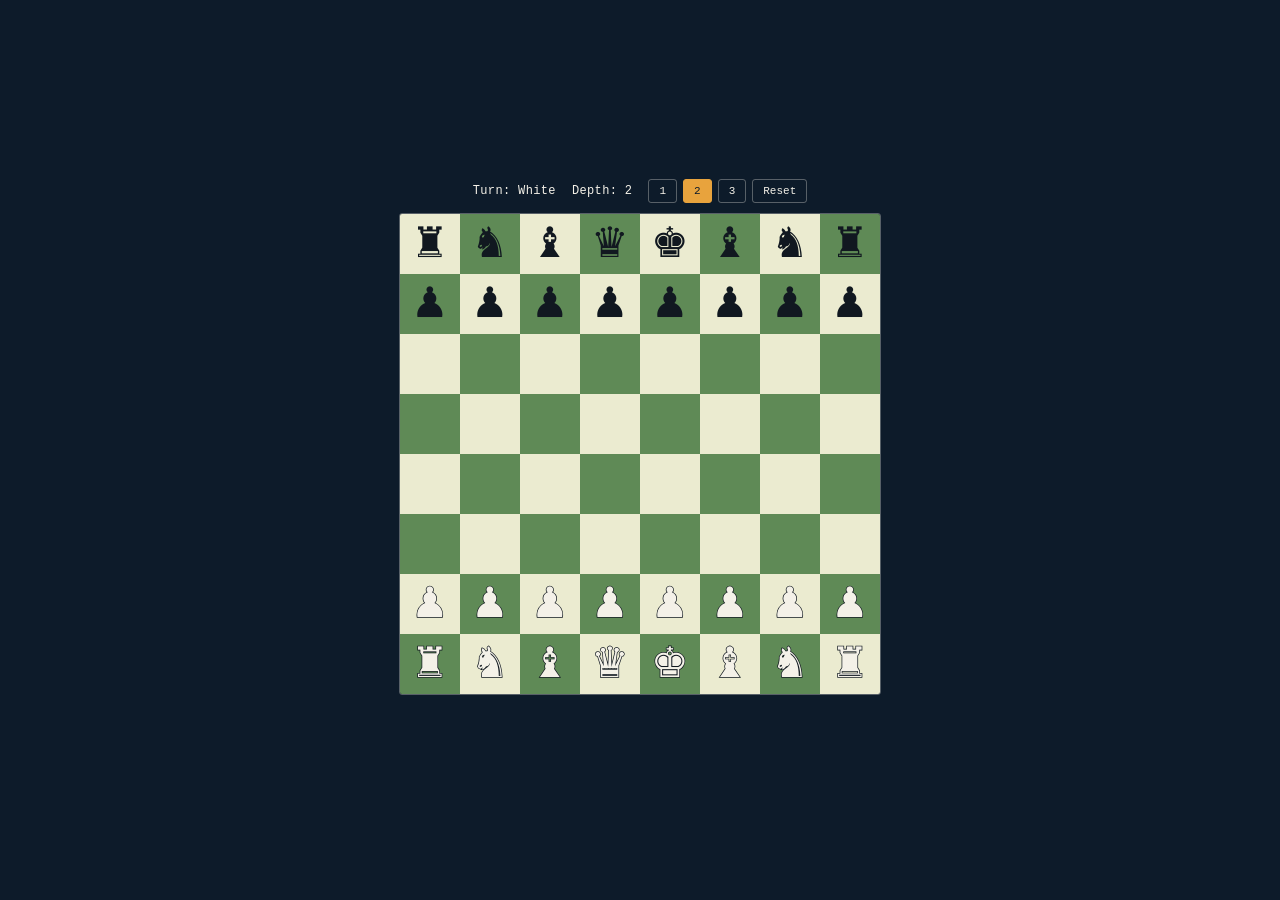
<file: games/chess/index.html>
<!DOCTYPE html>
<html lang="en">
<head>
<meta charset="UTF-8">
<meta name="viewport" content="width=device-width, initial-scale=1.0">
<title>Chess engine — Tyler Luo</title>
<style>
  * { box-sizing: border-box; }
  html, body {
    margin: 0; padding: 0; width: 100%; height: 100%;
    background: #0D1B2A;
    display: flex; align-items: center; justify-content: center;
    font-family: 'JetBrains Mono', 'Courier New', monospace;
    overflow: hidden;
  }
  #wrap { display: flex; flex-direction: column; align-items: center; gap: 10px; padding: 14px; width: 100%; }
  #status {
    color: #F4F1E8; font-size: 12px; letter-spacing: 0.03em;
    display: flex; gap: 16px; align-items: center; flex-wrap: wrap; justify-content: center;
  }
  #message { color: #E8A33D; font-size: 12px; min-height: 16px; }
  canvas {
    border: 1px solid rgba(244,241,232,0.32);
    border-radius: 3px;
    max-width: min(85vmin, 720px);
    height: auto;
    touch-action: none;
    cursor: pointer;
  }
  .controls { display: flex; gap: 6px; }
  button {
    font-family: inherit; font-size: 11px;
    background: transparent; color: #F4F1E8;
    border: 1px solid rgba(244,241,232,0.32); border-radius: 3px;
    padding: 5px 10px; cursor: pointer;
  }
  button:hover { border-color: #5FC8BE; color: #5FC8BE; }
  button.active { background: #E8A33D; color: #0D1B2A; border-color: #E8A33D; }
</style>
</head>
<body>
<div id="wrap">
  <div id="status">
    <span id="turnLabel">Turn: White</span>
    <span id="depthLabel">Depth: 2</span>
    <div class="controls">
      <button data-depth="1">1</button>
      <button data-depth="2" class="active">2</button>
      <button data-depth="3">3</button>
      <button id="resetBtn">Reset</button>
    </div>
  </div>
  <canvas id="board" width="480" height="480"></canvas>
  <div id="message"></div>
</div>

<script>
const PIECE_VALUES = {
  'P':100,'N':320,'B':330,'R':500,'Q':900,'K':0,
  'p':-100,'n':-320,'b':-330,'r':-500,'q':-900,'k':0,
  '.':0
};

function inBounds(r,c){ return r>=0 && r<8 && c>=0 && c<8; }
function colorOf(p){ if(p==='.') return null; return p===p.toUpperCase() ? 'w':'b'; }
function enemyColor(color){ return color==='w' ? 'b':'w'; }

function findKing(board,color){
  const k = color==='w' ? 'K':'k';
  for(let r=0;r<8;r++) for(let c=0;c<8;c++) if(board[r][c]===k) return [r,c];
  return null;
}

function initialState(){
  return { ep:null, castle:{wK:true,wQ:true,bK:true,bQ:true} };
}

function isSquareAttacked(board, sq, byColor){
  const [r,c]=sq;
  if(byColor==='w'){
    for(const dc of [-1,1]){
      const rr=r+1, cc=c+dc;
      if(inBounds(rr,cc) && board[rr][cc]==='P') return true;
    }
  } else {
    for(const dc of [-1,1]){
      const rr=r-1, cc=c+dc;
      if(inBounds(rr,cc) && board[rr][cc]==='p') return true;
    }
  }
  const knight = byColor==='w' ? 'N':'n';
  for(const [dr,dc] of [[-2,-1],[-2,1],[-1,-2],[-1,2],[1,-2],[1,2],[2,-1],[2,1]]){
    const rr=r+dr, cc=c+dc;
    if(inBounds(rr,cc) && board[rr][cc]===knight) return true;
  }
  const king = byColor==='w' ? 'K':'k';
  for(let dr=-1;dr<=1;dr++) for(let dc=-1;dc<=1;dc++){
    if(dr===0&&dc===0) continue;
    const rr=r+dr, cc=c+dc;
    if(inBounds(rr,cc) && board[rr][cc]===king) return true;
  }
  const bishops = byColor==='w' ? new Set(['B','Q']) : new Set(['b','q']);
  for(const [dr,dc] of [[-1,-1],[-1,1],[1,-1],[1,1]]){
    let rr=r+dr, cc=c+dc;
    while(inBounds(rr,cc)){
      const p=board[rr][cc];
      if(p!=='.'){ if(bishops.has(p)) return true; break; }
      rr+=dr; cc+=dc;
    }
  }
  const rooks = byColor==='w' ? new Set(['R','Q']) : new Set(['r','q']);
  for(const [dr,dc] of [[-1,0],[1,0],[0,-1],[0,1]]){
    let rr=r+dr, cc=c+dc;
    while(inBounds(rr,cc)){
      const p=board[rr][cc];
      if(p!=='.'){ if(rooks.has(p)) return true; break; }
      rr+=dr; cc+=dc;
    }
  }
  return false;
}

function mkMove(fr,to,opts){
  opts = opts || {};
  return { fr, to, promo: opts.promo || null, isCastle: !!opts.isCastle, isEnPassant: !!opts.isEnPassant };
}

function makeMove(board, state, mv){
  const [frR,frC]=mv.fr;
  const [toR,toC]=mv.to;
  const piece = board[frR][frC];

  const undo = {
    captured: board[toR][toC],
    prevEp: state.ep,
    prevCastle: Object.assign({}, state.castle),
    rookMove: null,
    epCapturedSquare: null,
  };

  state.ep = null;

  if(mv.isEnPassant){
    const capR=frR, capC=toC;
    undo.captured = board[capR][capC];
    undo.epCapturedSquare=[capR,capC];
    board[capR][capC]='.';
  }

  board[toR][toC]=piece;
  board[frR][frC]='.';

  if(mv.isCastle){
    if(piece==='K'){
      if(toC===6){ board[7][5]=board[7][7]; board[7][7]='.'; undo.rookMove=[[7,7],[7,5]]; }
      else { board[7][3]=board[7][0]; board[7][0]='.'; undo.rookMove=[[7,0],[7,3]]; }
    } else if(piece==='k'){
      if(toC===6){ board[0][5]=board[0][7]; board[0][7]='.'; undo.rookMove=[[0,7],[0,5]]; }
      else { board[0][3]=board[0][0]; board[0][0]='.'; undo.rookMove=[[0,0],[0,3]]; }
    }
  }

  if(piece==='P' && frR===6 && toR===4) state.ep=[5,frC];
  else if(piece==='p' && frR===1 && toR===3) state.ep=[2,frC];

  if(piece==='K'){ state.castle.wK=false; state.castle.wQ=false; }
  else if(piece==='k'){ state.castle.bK=false; state.castle.bQ=false; }

  if(piece==='R'){
    if(frR===7&&frC===0) state.castle.wQ=false;
    else if(frR===7&&frC===7) state.castle.wK=false;
  } else if(piece==='r'){
    if(frR===0&&frC===0) state.castle.bQ=false;
    else if(frR===0&&frC===7) state.castle.bK=false;
  }

  let capturedSquare = [toR,toC];
  if(mv.isEnPassant) capturedSquare = undo.epCapturedSquare;
  const capturedPiece = undo.captured;
  if(capturedPiece==='R'){
    if(capturedSquare[0]===7&&capturedSquare[1]===0) state.castle.wQ=false;
    else if(capturedSquare[0]===7&&capturedSquare[1]===7) state.castle.wK=false;
  } else if(capturedPiece==='r'){
    if(capturedSquare[0]===0&&capturedSquare[1]===0) state.castle.bQ=false;
    else if(capturedSquare[0]===0&&capturedSquare[1]===7) state.castle.bK=false;
  }

  if(mv.promo!==null) board[toR][toC]=mv.promo;

  return undo;
}

function unmakeMove(board, state, mv, undo){
  const [frR,frC]=mv.fr;
  const [toR,toC]=mv.to;

  state.ep = undo.prevEp;
  state.castle = Object.assign({}, undo.prevCastle);

  const movedPiece = board[toR][toC];
  let originalPiece = movedPiece;
  if(mv.promo!==null){
    originalPiece = movedPiece===movedPiece.toUpperCase() ? 'P':'p';
  }
  board[frR][frC]=originalPiece;

  if(mv.isEnPassant){
    board[toR][toC]='.';
    const [capR,capC]=undo.epCapturedSquare;
    board[capR][capC]=undo.captured;
  } else {
    board[toR][toC]=undo.captured;
  }

  if(undo.rookMove){
    const [[rfR,rfC],[rtR,rtC]]=undo.rookMove;
    board[rfR][rfC]=board[rtR][rtC];
    board[rtR][rtC]='.';
  }
}

function genPseudoLegal(board, state, side){
  const moves=[];
  for(let r=0;r<8;r++){
    for(let c=0;c<8;c++){
      const p=board[r][c];
      if(p==='.'||colorOf(p)!==side) continue;

      if(p==='P'||p==='p'){
        const dir = p==='P' ? -1: 1;
        const startRow = p==='P' ? 6:1;
        const promotionRow = p==='P' ? 0:7;
        const promoPiece = p==='P' ? 'Q':'q';

        let rr=r+dir;
        if(inBounds(rr,c) && board[rr][c]==='.'){
          if(rr===promotionRow) moves.push(mkMove([r,c],[rr,c],{promo:promoPiece}));
          else moves.push(mkMove([r,c],[rr,c]));

          const rr2=r+2*dir;
          if(r===startRow && inBounds(rr2,c) && board[rr2][c]==='.'){
            moves.push(mkMove([r,c],[rr2,c]));
          }
        }

        for(const dc of [-1,1]){
          const cc=c+dc;
          const rr3=r+dir;
          if(!inBounds(rr3,cc)) continue;
          const target=board[rr3][cc];
          if(target!=='.' && colorOf(target)===enemyColor(side)){
            if(rr3===promotionRow) moves.push(mkMove([r,c],[rr3,cc],{promo:promoPiece}));
            else moves.push(mkMove([r,c],[rr3,cc]));
          }
          if(state.ep && state.ep[0]===rr3 && state.ep[1]===cc){
            const adj=board[r][cc];
            if(adj!=='.' && colorOf(adj)===enemyColor(side) && adj.toLowerCase()==='p'){
              moves.push(mkMove([r,c],[rr3,cc],{isEnPassant:true}));
            }
          }
        }
      } else if(p==='N'||p==='n'){
        for(const [dr,dc] of [[-2,-1],[-2,1],[-1,-2],[-1,2],[1,-2],[1,2],[2,-1],[2,1]]){
          const rr=r+dr, cc=c+dc;
          if(!inBounds(rr,cc)) continue;
          const target=board[rr][cc];
          if(target==='.'||colorOf(target)===enemyColor(side)) moves.push(mkMove([r,c],[rr,cc]));
        }
      } else if('BbRrQq'.indexOf(p) !== -1){
        let dirs=[];
        const lower=p.toLowerCase();
        if(lower==='b'||lower==='q') dirs=dirs.concat([[-1,-1],[-1,1],[1,-1],[1,1]]);
        if(lower==='r'||lower==='q') dirs=dirs.concat([[-1,0],[1,0],[0,-1],[0,1]]);
        for(const [dr,dc] of dirs){
          let rr=r+dr, cc=c+dc;
          while(inBounds(rr,cc)){
            const target=board[rr][cc];
            if(target==='.'){ moves.push(mkMove([r,c],[rr,cc])); }
            else {
              if(colorOf(target)===enemyColor(side)) moves.push(mkMove([r,c],[rr,cc]));
              break;
            }
            rr+=dr; cc+=dc;
          }
        }
      } else if(p==='K'||p==='k'){
        for(let dr=-1;dr<=1;dr++) for(let dc=-1;dc<=1;dc++){
          if(dr===0&&dc===0) continue;
          const rr=r+dr, cc=c+dc;
          if(!inBounds(rr,cc)) continue;
          const target=board[rr][cc];
          if(target==='.'||colorOf(target)===enemyColor(side)) moves.push(mkMove([r,c],[rr,cc]));
        }

        if(side==='w' && r===7 && c===4){
          if(state.castle.wK){
            if(board[7][5]==='.'&&board[7][6]==='.'&&board[7][7]==='R'){
              if(!isSquareAttacked(board,[7,4],'b') && !isSquareAttacked(board,[7,5],'b') && !isSquareAttacked(board,[7,6],'b')){
                moves.push(mkMove([7,4],[7,6],{isCastle:true}));
              }
            }
          }
          if(state.castle.wQ){
            if(board[7][1]==='.'&&board[7][2]==='.'&&board[7][3]==='.'&&board[7][0]==='R'){
              if(!isSquareAttacked(board,[7,4],'b') && !isSquareAttacked(board,[7,3],'b') && !isSquareAttacked(board,[7,2],'b')){
                moves.push(mkMove([7,4],[7,2],{isCastle:true}));
              }
            }
          }
        } else if(side==='b' && r===0 && c===4){
          if(state.castle.bK){
            if(board[0][5]==='.'&&board[0][6]==='.'&&board[0][7]==='r'){
              if(!isSquareAttacked(board,[0,4],'w') && !isSquareAttacked(board,[0,5],'w') && !isSquareAttacked(board,[0,6],'w')){
                moves.push(mkMove([0,4],[0,6],{isCastle:true}));
              }
            }
          }
          if(state.castle.bQ){
            if(board[0][1]==='.'&&board[0][2]==='.'&&board[0][3]==='.'&&board[0][0]==='r'){
              if(!isSquareAttacked(board,[0,4],'w') && !isSquareAttacked(board,[0,3],'w') && !isSquareAttacked(board,[0,2],'w')){
                moves.push(mkMove([0,4],[0,2],{isCastle:true}));
              }
            }
          }
        }
      }
    }
  }
  return moves;
}

function genLegalMoves(board, state, side){
  const legal=[];
  for(const mv of genPseudoLegal(board,state,side)){
    const undo=makeMove(board,state,mv);
    const ksq=findKing(board,side);
    const ok = ksq && !isSquareAttacked(board,ksq,enemyColor(side));
    unmakeMove(board,state,mv,undo);
    if(ok) legal.push(mv);
  }
  return legal;
}

function orderMoves(board, moves){
  return moves.slice().sort((a,b)=> Math.abs(PIECE_VALUES[board[b.to[0]][b.to[1]]]) - Math.abs(PIECE_VALUES[board[a.to[0]][a.to[1]]]));
}

function evaluate(board, state){
  let score=0;
  for(let r=0;r<8;r++) for(let c=0;c<8;c++){
    const p=board[r][c];
    if(p==='.') continue;
    score+=PIECE_VALUES[p];
    if(r>=2&&r<=5&&c>=2&&c<=5) score += (p===p.toUpperCase()) ? 15 : -15;
    if(p==='N'&&r<7) score+=15;
    if(p==='B'&&r<7) score+=15;
    if(p==='n'&&r>0) score-=15;
    if(p==='b'&&r>0) score-=15;
  }
  const whiteMoves=genLegalMoves(board,state,'w').length;
  const blackMoves=genLegalMoves(board,state,'b').length;
  score += 2*(whiteMoves-blackMoves);
  return score;
}

function alphabeta(board, state, side, depth, alpha, beta){
  const moves=orderMoves(board, genLegalMoves(board,state,side));
  if(depth===0 || moves.length===0){
    const ksq=findKing(board,side);
    if(moves.length===0 && ksq && isSquareAttacked(board,ksq,enemyColor(side))){
      return side==='w' ? -99999 : 99999;
    }
    return evaluate(board,state);
  }
  if(side==='w'){
    let best=-1e9;
    for(const mv of moves){
      const undo=makeMove(board,state,mv);
      const val=alphabeta(board,state,'b',depth-1,alpha,beta);
      unmakeMove(board,state,mv,undo);
      best=Math.max(best,val);
      alpha=Math.max(alpha,val);
      if(beta<=alpha) break;
    }
    return best;
  } else {
    let best=1e9;
    for(const mv of moves){
      const undo=makeMove(board,state,mv);
      const val=alphabeta(board,state,'w',depth-1,alpha,beta);
      unmakeMove(board,state,mv,undo);
      best=Math.min(best,val);
      beta=Math.min(beta,val);
      if(beta<=alpha) break;
    }
    return best;
  }
}

function chooseEngineMove(board, state, side, depth){
  const moves=genLegalMoves(board,state,side);
  if(moves.length===0) return null;
  let bestMoves=[];
  if(side==='w'){
    let bestVal=-1e9;
    for(const mv of moves){
      const undo=makeMove(board,state,mv);
      const val=alphabeta(board,state,'b',depth-1,-1e9,1e9);
      unmakeMove(board,state,mv,undo);
      if(val>bestVal){ bestVal=val; bestMoves=[mv]; }
      else if(val===bestVal) bestMoves.push(mv);
    }
  } else {
    let bestVal=1e9;
    for(const mv of moves){
      const undo=makeMove(board,state,mv);
      const val=alphabeta(board,state,'w',depth-1,-1e9,1e9);
      unmakeMove(board,state,mv,undo);
      if(val<bestVal){ bestVal=val; bestMoves=[mv]; }
      else if(val===bestVal) bestMoves.push(mv);
    }
  }
  return bestMoves[Math.floor(Math.random()*bestMoves.length)];
}

function initialBoard(){
  return [
    ['r','n','b','q','k','b','n','r'],
    ['p','p','p','p','p','p','p','p'],
    ['.','.','.','.','.','.','.','.'],
    ['.','.','.','.','.','.','.','.'],
    ['.','.','.','.','.','.','.','.'],
    ['.','.','.','.','.','.','.','.'],
    ['P','P','P','P','P','P','P','P'],
    ['R','N','B','Q','K','B','N','R'],
  ];
}

const GLYPHS = { 'K':'♚','Q':'♛','R':'♜','B':'♝','N':'♞','P':'♟','k':'♚','q':'♛','r':'♜','b':'♝','n':'♞','p':'♟' };

let board = initialBoard();
let state = initialState();
let sideToMove = 'w';
const playerSide = 'w';
const engineSide = 'b';
let selected = null;
let legalTargets = new Set();
let depth = 2;
let message = '';

const canvas = document.getElementById('board');
const SQ = canvas.width / 8;
const turnLabel = document.getElementById('turnLabel');
const depthLabel = document.getElementById('depthLabel');
const messageEl = document.getElementById('message');
const ctx = canvas.getContext('2d');

function drawBoard(){
  ctx.clearRect(0,0,canvas.width,canvas.height);
  for(let r=0;r<8;r++){
    for(let c=0;c<8;c++){
      const x=c*SQ, y=r*SQ;
      const light=(r+c)%2===0;
      ctx.fillStyle = light ? '#EBEBD0' : '#5F8A56';
      ctx.fillRect(x,y,SQ,SQ);

      if(selected && selected[0]===r && selected[1]===c){
        ctx.strokeStyle='#E8A33D'; ctx.lineWidth=4;
        ctx.strokeRect(x+2,y+2,SQ-4,SQ-4);
      }

      if(legalTargets.has(r+','+c)){
        ctx.beginPath();
        ctx.arc(x+SQ/2,y+SQ/2, SQ*0.12, 0, Math.PI*2);
        ctx.fillStyle='rgba(20,20,20,0.55)';
        ctx.fill();
      }

      const p=board[r][c];
      if(p!=='.'){
        ctx.font = `${Math.floor(SQ*0.7)}px serif`;
        ctx.textAlign='center';
        ctx.textBaseline='middle';
        const isWhite = p===p.toUpperCase();
        if(isWhite){
          ctx.lineWidth=1.4;
          ctx.strokeStyle='#111820';
          ctx.strokeText(GLYPHS[p], x+SQ/2, y+SQ/2+2);
          ctx.fillStyle='#F4F1E8';
        } else {
          ctx.fillStyle='#111820';
        }
        ctx.fillText(GLYPHS[p], x+SQ/2, y+SQ/2+2);
      }
    }
  }
}

function gameStatus(){
  const moves=genLegalMoves(board,state,sideToMove);
  if(moves.length>0) return null;
  const ksq=findKing(board,sideToMove);
  if(ksq && isSquareAttacked(board,ksq,enemyColor(sideToMove))){
    return sideToMove==='w' ? 'Checkmate — black wins.' : 'Checkmate — white wins.';
  }
  return 'Stalemate.';
}

function refresh(){
  drawBoard();
  turnLabel.textContent = 'Turn: ' + (sideToMove==='w' ? 'White' : 'Black');
  const status = gameStatus();
  message = status || '';
  messageEl.textContent = message;
  if(!message && sideToMove===engineSide){
    messageEl.textContent = 'Engine thinking…';
    setTimeout(engineMove, 30);
  }
}

function engineMove(){
  const mv = chooseEngineMove(board, state, engineSide, depth);
  if(mv) makeMove(board, state, mv);
  sideToMove = enemyColor(sideToMove);
  selected = null;
  legalTargets = new Set();
  drawBoard();
  turnLabel.textContent = 'Turn: ' + (sideToMove==='w' ? 'White' : 'Black');
  const status = gameStatus();
  message = status || '';
  messageEl.textContent = message;
}

canvas.addEventListener('click', (e)=>{
  if(sideToMove !== playerSide || message) return;
  const rect = canvas.getBoundingClientRect();
  const scaleX = canvas.width / rect.width;
  const scaleY = canvas.height / rect.height;
  const x = (e.clientX - rect.left) * scaleX;
  const y = (e.clientY - rect.top) * scaleY;
  const c = Math.floor(x / SQ), r = Math.floor(y / SQ);
  if(r<0||r>7||c<0||c>7) return;
  const p = board[r][c];

  if(!selected){
    if(p!=='.' && colorOf(p)===playerSide){
      selected=[r,c];
      const moves = genLegalMoves(board,state,playerSide);
      legalTargets = new Set(moves.filter(mv=>mv.fr[0]===r&&mv.fr[1]===c).map(mv=>mv.to[0]+','+mv.to[1]));
    }
  } else {
    const moves = genLegalMoves(board,state,playerSide);
    const chosen = moves.find(mv=>mv.fr[0]===selected[0]&&mv.fr[1]===selected[1]&&mv.to[0]===r&&mv.to[1]===c);
    if(chosen){
      makeMove(board,state,chosen);
      sideToMove = enemyColor(sideToMove);
    }
    selected=null;
    legalTargets=new Set();
  }
  refresh();
});

document.querySelectorAll('[data-depth]').forEach(btn=>{
  btn.addEventListener('click', ()=>{
    depth = parseInt(btn.dataset.depth,10);
    document.querySelectorAll('[data-depth]').forEach(b=>b.classList.remove('active'));
    btn.classList.add('active');
    depthLabel.textContent = 'Depth: ' + depth;
  });
});

document.getElementById('resetBtn').addEventListener('click', ()=>{
  board=initialBoard(); state=initialState(); sideToMove='w';
  selected=null; legalTargets=new Set(); message='';
  refresh();
});

document.addEventListener('keydown', (e)=>{
  if(e.key==='r'||e.key==='R') document.getElementById('resetBtn').click();
  if(e.key==='1') document.querySelector('[data-depth="1"]').click();
  if(e.key==='2') document.querySelector('[data-depth="2"]').click();
  if(e.key==='3') document.querySelector('[data-depth="3"]').click();
});

refresh();
</script>
</body>
</html>
</file>
